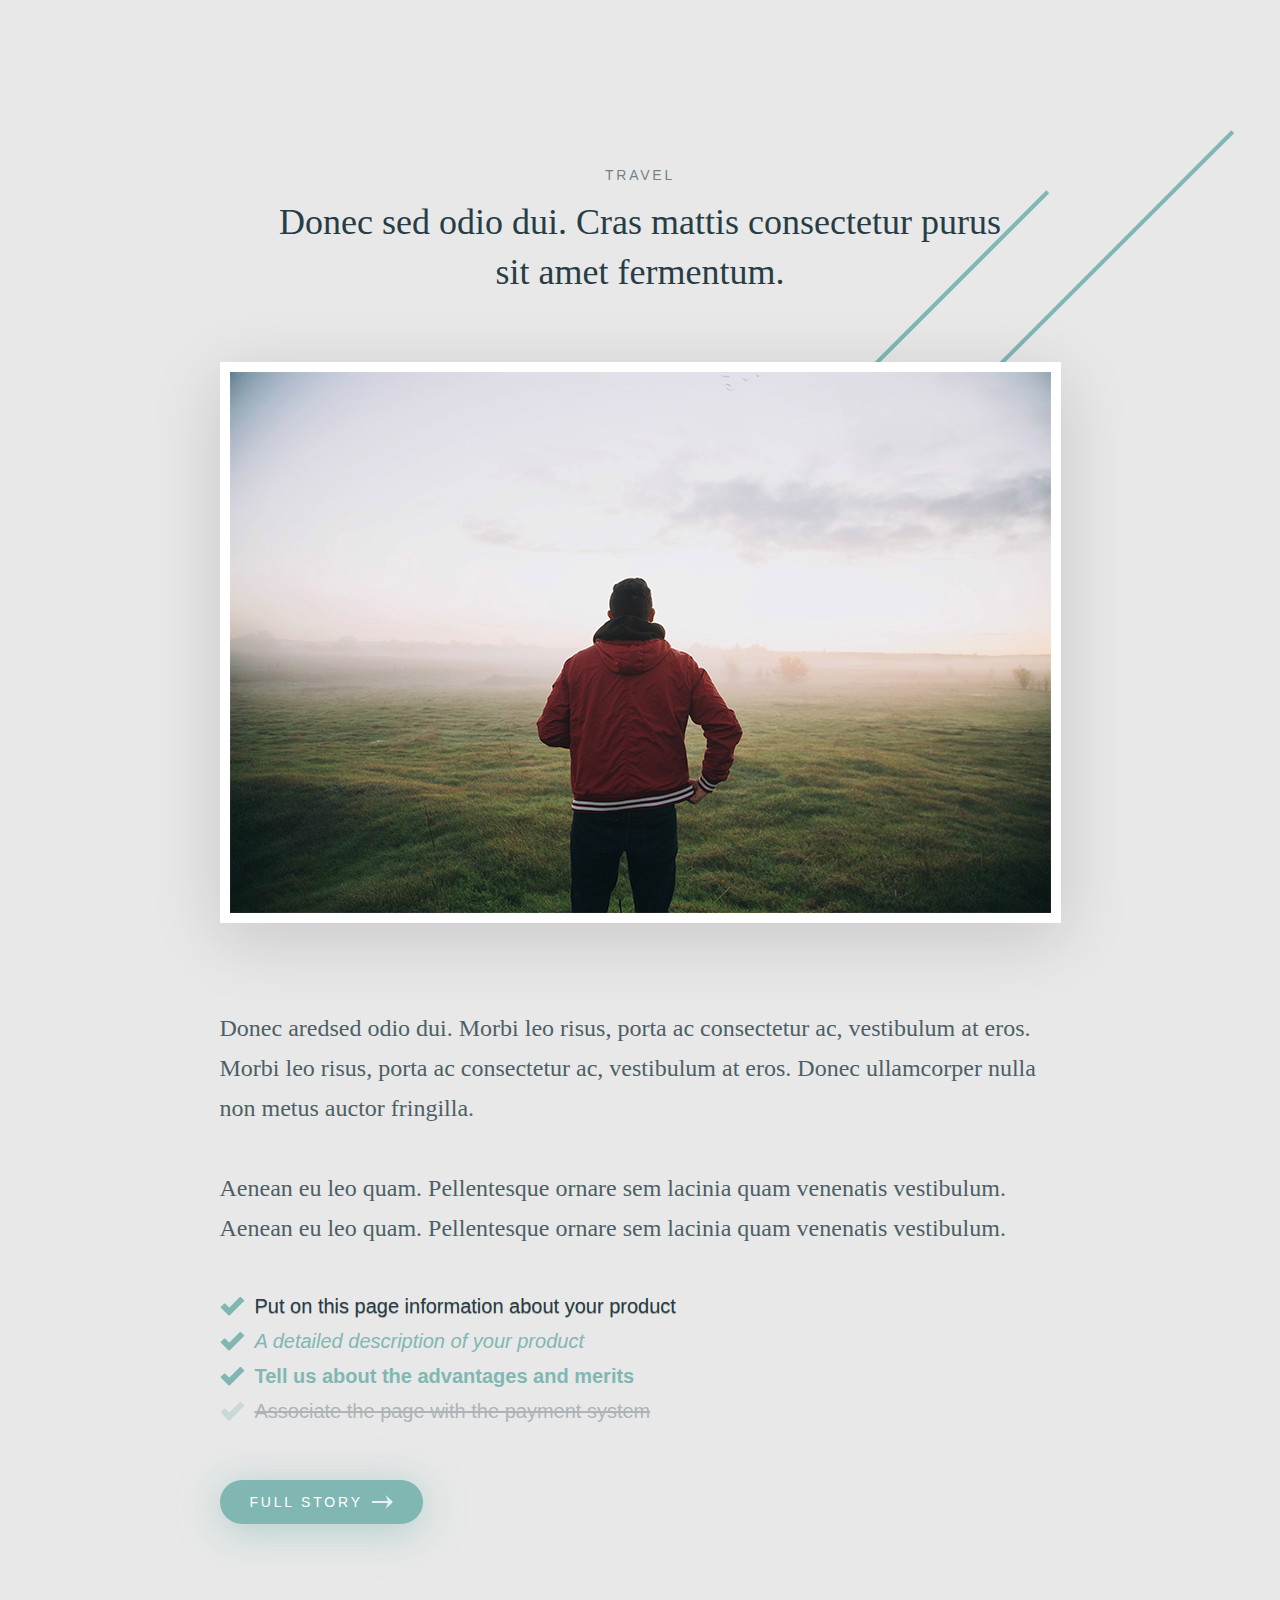
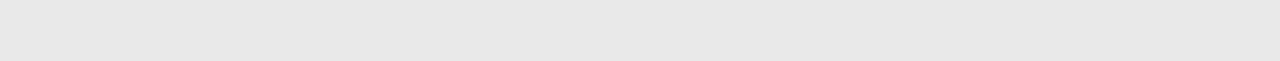
<file: Web/Mysite/index.html>
<!DOCTYPE html>
<html lang="en">
<head>
    <meta charset="UTF-8">
    <meta name="viewport" content="width=device-width, initial-scale=1.0">
    <title>Site</title>
    <link rel="stylesheet" href="css/style.css">
</head>
    <body>
        <div class="content">
        <div class="content-top">
            <div class="content-top-category">Travel</div>
                <h1 class="content-top-title">
                    Donec sed odio dui. Cras mattis consectetur purus sit amet fermentum. 
                </h1>
        </div>
        <div class="content-image">
            <img src="img/light-man_copy.jpg" alt="">
        </div>
        <div class="cotent-bottom">
            <div class="content-bottom-text">
                <p>Donec aredsed odio dui. Morbi leo risus, porta ac consectetur ac, vestibulum at eros. Morbi leo risus, porta ac consectetur ac, vestibulum at eros. Donec ullamcorper nulla non metus auctor fringilla.</p>
                <p>Aenean eu leo quam. Pellentesque ornare sem lacinia quam venenatis vestibulum. Aenean eu leo quam. Pellentesque ornare sem lacinia quam venenatis vestibulum.</p>
            </div>
            <div class="content-bottom-info">
                <ul class="content-bottom-info-list">
                    <li>Put on this page information about your product</li>
                    <li>A detailed description of your product</li>
                    <li>Tell us about the advantages and merits</li>
                    <li><span>Associate the page with the payment system</span></li>
                </ul>
                <a href="#" class="content-bottom-info-link">
                    <span>Full Story</span>
                </a>
            </div>
         </div>
        </div>
    </body> 

</html>
</file>
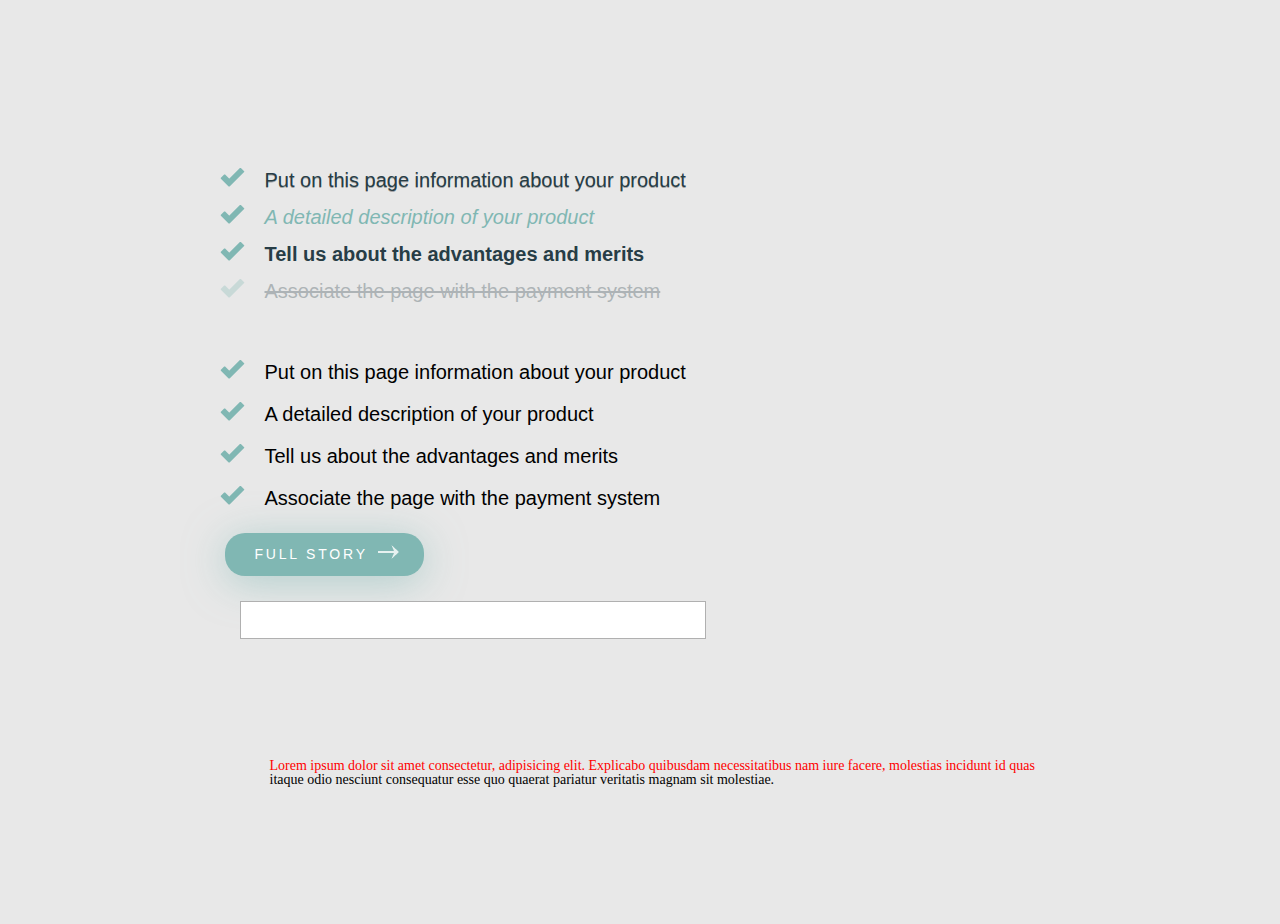
<file: Web/Практика/Mysite/index.html>
<!DOCTYPE html>
<html lang="en">

<head>
    <meta charset="UTF-8">
    <meta name="viewport" content="width=device-width, initial-scale=1.0">
    <title>Site</title>
    <link rel="stylesheet" href="css/style.css">
</head>

<body>
    <div class="content">
        <div class="content-bottom_info">
            <ul class="content-bottom-info_list">
                <li>Put on this page information about your product</li>
                <li>A detailed description of your product</li>
                <li>Tell us about the advantages and merits</li>
                <li><span>Associate the page with the payment system</span></li>
            </ul>
            <ul class="content-bottom-info_list2">
                <li>Put on this page information about your product</li>
                <li>A detailed description of your product</li>
                <li>Tell us about the advantages and merits</li>
                <li><span>Associate the page with the payment system</span></li>
            </ul>

            <a href="#" class="content-bottom-info_link">

                <span>Full Story</span>
            </a>
        </div>
        <input class="content_text" type="text">
        <div class="text">
            <p>Lorem ipsum dolor sit amet consectetur, adipisicing elit. Explicabo quibusdam necessitatibus nam iure
                facere, molestias incidunt id quas itaque odio nesciunt consequatur esse quo quaerat pariatur veritatis
                magnam sit molestiae.</p>
        </div>
    </div>
</body>

</html>
</file>
<file: Web/Mysite/css/style.css>
*{
    padding: 0;
    margin: 0;
    border: 0;
}
*,*:before,*:after{
    -moz-box-sizing: border-box;
    -webkit-box-sizing: border-box;
    box-sizing: border-box;
}
:focus,:active{outline: none;}
a:focus,a:active{outline: none;}

nav,footer,header,aside{display: block;}

html,body{
    background-color: #e8e8e8;
    height: 100%;
    width: 100%;
    font-size: 100px;
    line-height: 1;
    font-size: 14px;
    -ms-text-size-adjust: 100%;
    -moz-text-size-adjust: 100%;
    -webkit-text-size-adjust: 100%;
}
input,button,textarea{font-family: inherit;}
input::-ms-clear{display:none;}
button{cursor: pointer;} 
button::-moz-focus-inner {padding: 0;border: 0;}
a, a:visited{text-decoration: none;}
a:hover{text-decoration: none;}
ul li{list-style: none;}
img{vertical-align: top;}
h1,h2,h3,h4,h5,h6{font-style: inherit;font-weight: 400;}
/*-----------------------------------------------------------------------------------------------*/




body{
    background:#e8e8e8 url('../img/icons/Ellipse_1_copy.png') 50% 130px no-repeat;
}

.content {
padding: 168px 0px 137px 0px;
max-width: 841px;
margin: 0px auto;
}

.content-top{
text-align: center;
margin: 0px 0px 65px 0px;
}
.content-top-category{
opacity: 0.6;
color: #273d46;
font-family: Arial, "Helvetica Neue", Helvetica, sans-serif;
font-size: 14px;
text-transform: uppercase;
letter-spacing: 2.8px;
margin: 0px 0px 15px 0px;
}
.content-top-title{
    color: #273d46;
    font-size: 36px;
    line-height: 50px;
    max-width: 725px;
    margin: 0px auto;
}

.content-image{
box-shadow: 0 15px 65px rgba(15,16,16,0.15);
background-color: #fff;
padding: 10px;
margin: 0px 0px 85px 0px;
}
.content-image img{
    min-width: 100%;
}

.content-bottom{
    padding: 0px 45px;
}

.content-bottom-text{
opacity: 0.8;
color: #273d46;
font-size: 24px;
line-height: 40px;
margin: 0px 0px 48px 0px;
}
.content-bottom-text p{
    margin: 0px 0px 40px 0px; 
}
.content-bottom_text p:last-child{
    margin: 0;
}

.content-bottom-info-list{
margin:0px 0px 59px 0px;
}
.content-bottom-info-list li{
    font-family: Arial, "Helvetica Neue", Helvetica, sans-serif;
    font-size: 20px;
    margin: 0px 0px 15px 0px;
    background: url('../img/icons/check_icon.png') left no-repeat;
    padding: 0px 0px 0px 35px;
}
.content-bottom-info-list li:last-child{
    margin: 0;
}

.content-bottom-info-list li:nth-child(1){
text-shadow: 0 1px 0 rgba(0, 0, 0, 0.3);
color: #273d46;
margin: 0px 0px 15px 0px;
}
.content-bottom-info-list li:nth-child(2){
    color: #80b7b3;
    font-style: italic;
}
.content-bottom-info-list li:nth-child(3){
    color: #80b7b3;
    font-weight: 700;
}
.content-bottom-info-list li:nth-child(4){
    color: #273d46;
    text-decoration: line-through;
}
.content-bottom-info-list li:nth-child(4){
    opacity: 0.3;
}
.content-bottom-info-list li:hover:nth-child(3){
    color: #0c302d;
    /*background: url('../img/icons/check_icon2.png') left no-repeat;*/
}

.content-bottom-info-link{
    display: inline-block;
    height: 44px;
    line-height: 44px;
    padding: 0px 30px;
    border-radius: 23px;
    background-color:#80b7b3;
    box-shadow: 0 6px 40px rgba(128, 183, 179, 0.54);
    font-family: Arial, "Helvetica Neue", Helvetica, sans-serif;
    color: #ffffff;
    text-transform: uppercase;
    font-size: 14px;
    letter-spacing: 2.8px;
}
.content-bottom-info-link span{
    padding: 0px 30px 0px 0px;
    background: url('../img/icons/Shape_2.png') right no-repeat;
}

.content-bottom-info-link:hover{
    background-color: #0c302d;
}
</file>
<file: Web/Практика/Mysite/css/style.css>
*{
    padding: 0;
    margin: 0;
    border: 0;
}
*,*:before,*:after{
    -moz-box-sizing: border-box;
    -webkit-box-sizing: border-box;
    box-sizing: border-box;
}
:focus,:active{outline: none;}
a:focus,a:active{outline: none;}

nav,footer,header,aside{display: block;}

html,body{
    background-color: #e8e8e8;
    height: 100%;
    width: 100%;
    font-size: 100px;
    line-height: 1;
    font-size: 14px;
    -ms-text-size-adjust: 100%;
    -moz-text-size-adjust: 100%;
    -webkit-text-size-adjust: 100%;
}
input,button,textarea{font-family: inherit;}
input::-ms-clear{display:none;}
button{cursor: pointer;} 
button::-moz-focus-inner {padding: 0;border: 0;}
a, a:visited{text-decoration: none;}
a:hover{text-decoration: none;}
ul li{list-style: none;}
img{vertical-align: top;}
h1,h2,h3,h4,h5,h6{font-style: inherit;font-weight: 400;}
/*-------------------------------------------------------------------------------------*/


.content {
padding: 168px 0px 137px 0px;
max-width: 841px;
margin: 0px auto;
}

.content_top{
text-align: center;
margin: 0px 0px 65px 0px;
}


.content-bottom-info_list{
margin:0px 0px 59px 0px;
}
.content-bottom-info_list li{
    font-family: Arial, "Helvetica Neue", Helvetica, sans-serif;
    font-size: 20px;
    margin: 0px 0px 15px 0px;
    /* background: url('../img/icons/check_icon.png') left no-repeat; */
    padding: 0px 0px 0px 35px;
}
.content-bottom-info_list li:last-child{
    margin: 0;
}

.content-bottom-info_list li:nth-child(1){
text-shadow: 0 1px 0 rgba(0, 0, 0, 0.3);
color: #273d46;
margin: 0px 0px 15px 0px;
}
.content-bottom-info_list li:nth-child(2){
    color: #80b7b3;
    font-style: italic;
}
.content-bottom-info_list li:nth-child(3){
    color: #273d46;
    font-weight: 700;
}
.content-bottom-info_list li:nth-child(4){
    color: #273d46;
    text-decoration: line-through;
}
.content-bottom-info_list li:nth-child(4){
    opacity: 0.3;
}
.content-bottom-info_list li::before{
    content: url(../img/icons/check_icon.png);
    margin: 0px 20px 0px -35px ;

}
.content-bottom-info_list2 li{
    font-family: Arial, "Helvetica Neue", Helvetica, sans-serif;
    font-size: 20px;
    margin: 0px 50px 20px 0px;
    /* background: url('../img/icons/check_icon.png') left no-repeat; */
    padding: 0px 0px 0px 35px;
}
.content-bottom-info_list2 li:hover:nth-child(2){
    color: red;
    /* background: url('../img/icons/check_icon2.png') left no-repeat; */
    padding: 0px 0px 0px 35px;
}
.content-bottom-info_list2 li::before{
    content: url(../img/icons/check_icon.png);
    margin: 0px 20px 0px -35px ;

}
.content-bottom-info_list2 li:hover:nth-child(2)::before{
    content: url(../img/icons/check_icon2.png);
    
}

.content-bottom-info_link {
    display: inline-block;
    height: 43px;
    line-height: 43px;
    padding: 0px 30px;
    border-radius: 20px;
    background-color:#80b7b3;
    box-shadow: 0 6px 40px rgba(128, 183, 179, 0.54);
    font-family: Arial, "Helvetica Neue", Helvetica, sans-serif;
    color: #ffffff;
    text-transform: uppercase;
    font-size: 14px;
    letter-spacing: 2.8px;
    margin: 5px;
}
.content-bottom-info_link span{
    padding: 5px 5px 0px 0px;
    /* background: url('../img/icons/Shape_2.png') right no-repeat; */
}

.content-bottom-info_link:hover{
    background-color: #3a5856;

}
.content-bottom-info_link:active{
    background-color: #818181;
}
.content-bottom-info_link span::after{
    content: url(../img/icons/Shape_2.png);
    margin: -20px -10px 10px 10px
}
.content_text{
    padding: 10px 300px 10px 0px;
    margin: 20px;
    border: 1px solid #b0b0b0;
}
/*.content_text:focus{
    box-shadow: 0 0 200px rgba(213, 133, 127, 0.93);

}*/
.text{
    padding: 100px 0px 0px 50px;
    margin: 0px 0px;
}
.text:first-line {
    color: red;
}
</file>
